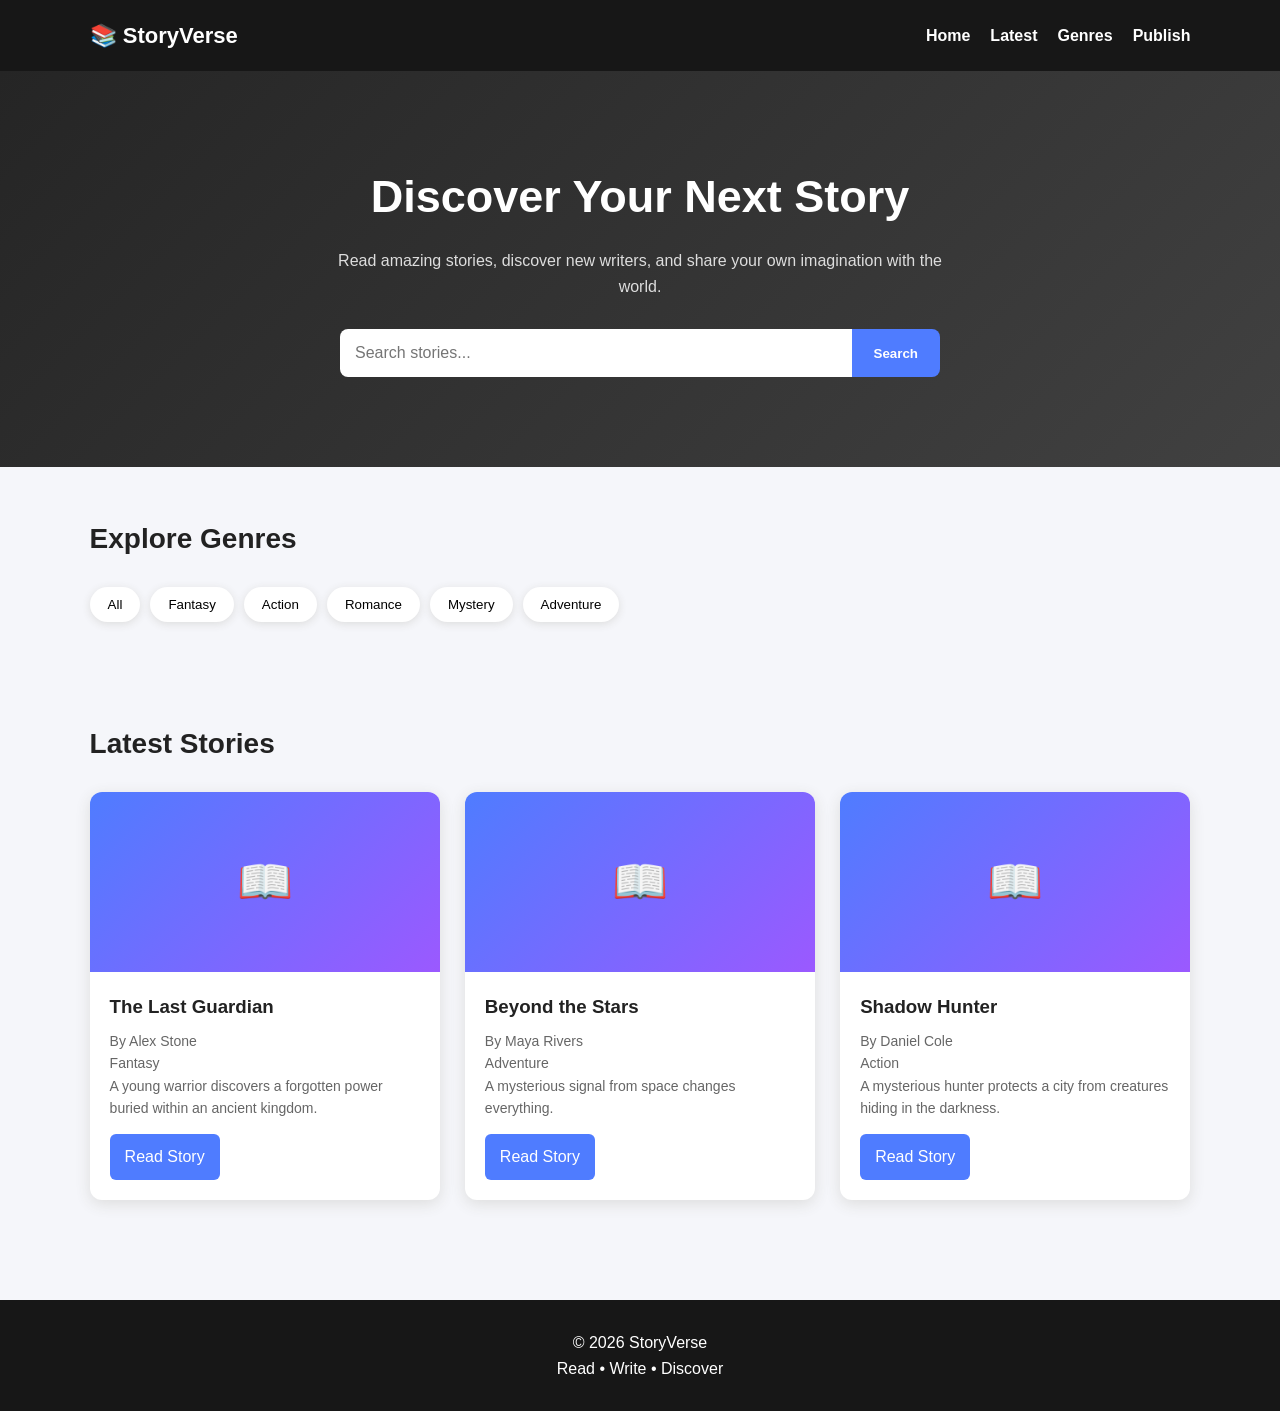
<file: index.html>
<!DOCTYPE html>
<html lang="en">
<head>
    <meta charset="UTF-8">
    <meta name="viewport" content="width=device-width, initial-scale=1.0">

    <title>StoryVerse</title>

    <link rel="stylesheet" href="style.css">
</head>

<body>

<header class="navbar">

    <div class="logo">
        📚 StoryVerse
    </div>

    <nav>
        <a href="index.html">Home</a>
        <a href="#latest">Latest</a>
        <a href="#genres">Genres</a>
        <a href="publish.html">Publish</a>
    </nav>

</header>


<main>

<section class="hero">

    <h1>Discover Your Next Story</h1>

    <p>
        Read amazing stories, discover new writers,
        and share your own imagination with the world.
    </p>

    <div class="search-box">

        <input
            type="text"
            id="searchInput"
            placeholder="Search stories..."
        >

        <button onclick="searchStories()">
            Search
        </button>

    </div>

</section>


<section id="genres" class="section">

    <h2>Explore Genres</h2>

    <div class="genres">

        <button onclick="filterGenre('All')">
            All
        </button>

        <button onclick="filterGenre('Fantasy')">
            Fantasy
        </button>

        <button onclick="filterGenre('Action')">
            Action
        </button>

        <button onclick="filterGenre('Romance')">
            Romance
        </button>

        <button onclick="filterGenre('Mystery')">
            Mystery
        </button>

        <button onclick="filterGenre('Adventure')">
            Adventure
        </button>

    </div>

</section>


<section id="latest" class="section">

    <h2>Latest Stories</h2>

    <div id="storyContainer" class="story-grid"></div>

</section>

</main>


<footer>

    <p>© 2026 StoryVerse</p>

    <p>
        Read • Write • Discover
    </p>

</footer>


<script src="script.js"></script>

</body>
</html>
</file>
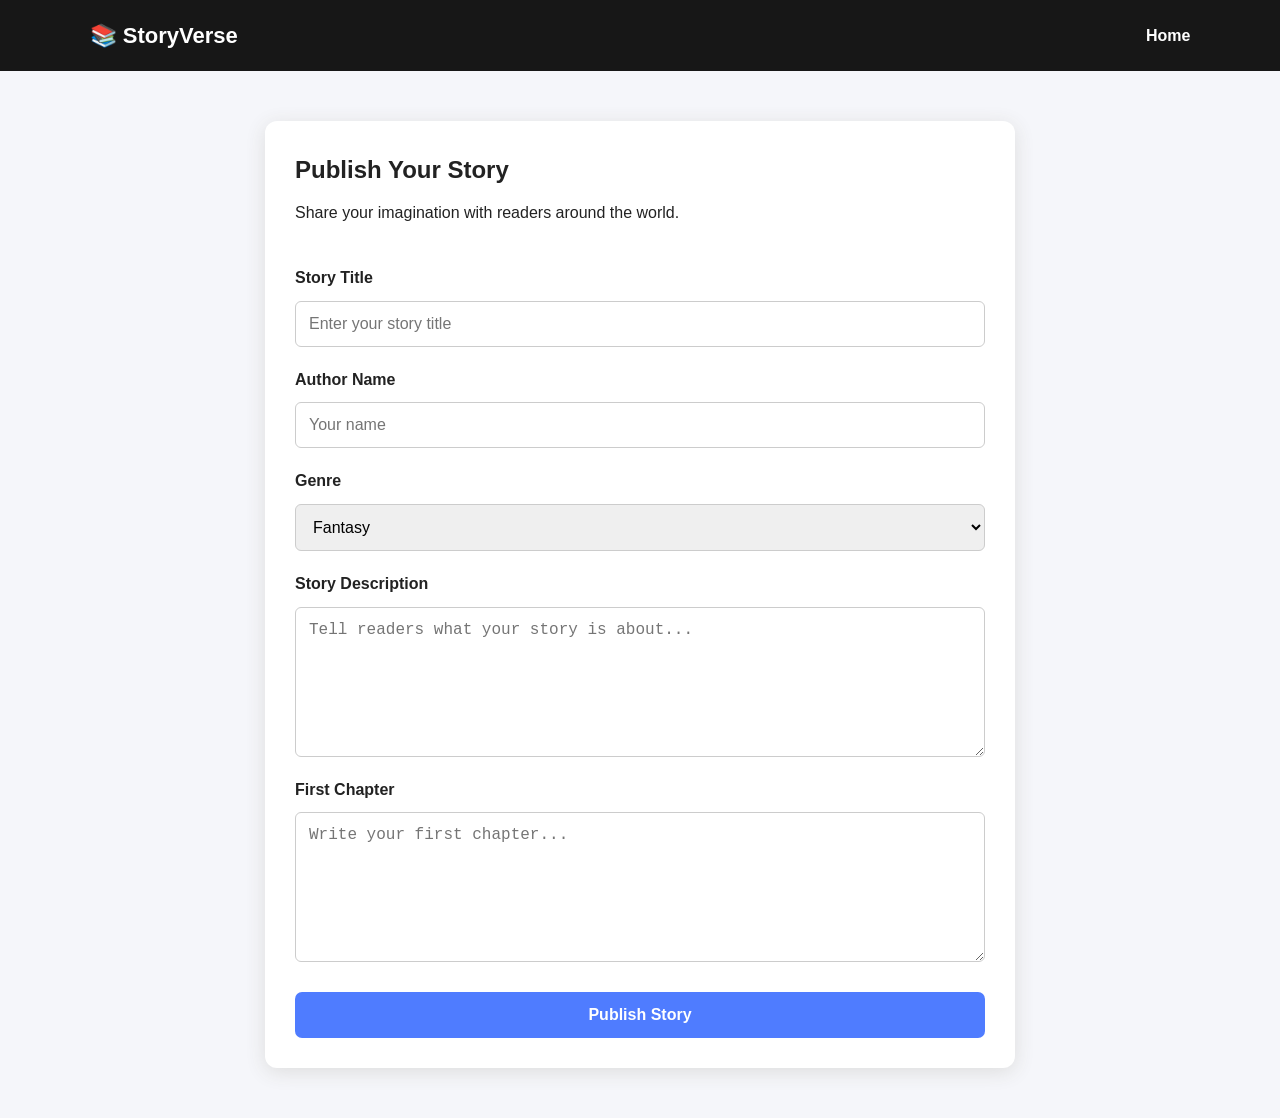
<file: publish.html>
<!DOCTYPE html>
<html lang="en">

<head>

    <meta charset="UTF-8">

    <meta
        name="viewport"
        content="width=device-width, initial-scale=1.0"
    >

    <title>Publish Story - StoryVerse</title>

    <link rel="stylesheet" href="style.css">

</head>


<body>

<header class="navbar">

    <div class="logo">
        📚 StoryVerse
    </div>

    <nav>

        <a href="index.html">
            Home
        </a>

    </nav>

</header>


<main>

<section class="publish">

    <h1>Publish Your Story</h1>

    <p>
        Share your imagination with readers around the world.
    </p>


    <form onsubmit="publishStory(event)">

        <label>
            Story Title
        </label>

        <input
            type="text"
            id="publishTitle"
            placeholder="Enter your story title"
            required
        >


        <label>
            Author Name
        </label>

        <input
            type="text"
            id="publishAuthor"
            placeholder="Your name"
            required
        >


        <label>
            Genre
        </label>

        <select id="publishGenre">

            <option>Fantasy</option>
            <option>Action</option>
            <option>Adventure</option>
            <option>Mystery</option>
            <option>Romance</option>

        </select>


        <label>
            Story Description
        </label>

        <textarea
            id="publishDescription"
            placeholder="Tell readers what your story is about..."
            required
        ></textarea>


        <label>
            First Chapter
        </label>

        <textarea
            id="publishContent"
            placeholder="Write your first chapter..."
            required
        ></textarea>


        <button type="submit">
            Publish Story
        </button>

    </form>

</section>

</main>


<script src="script.js"></script>

</body>

</html>
</file>
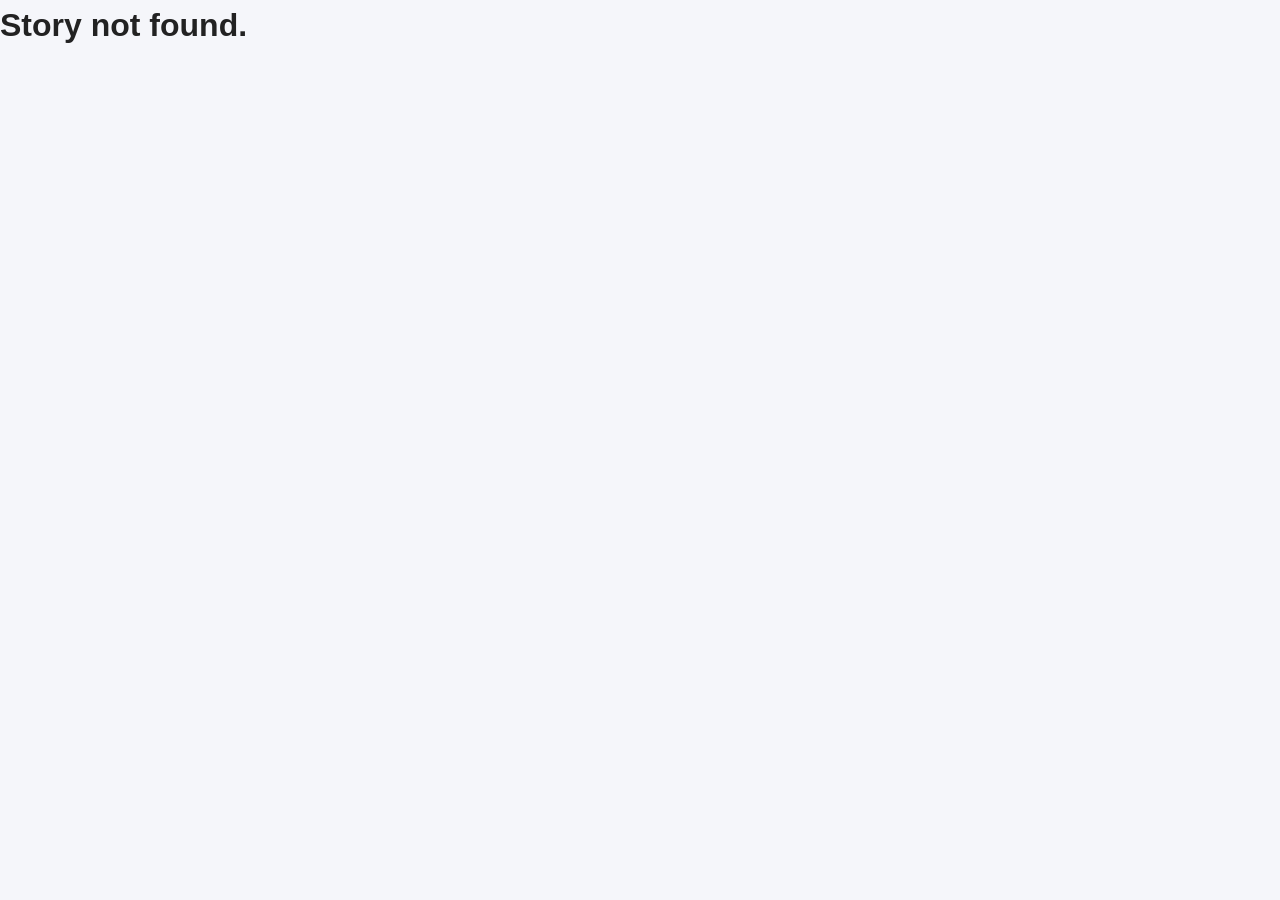
<file: story-details.html>
<!DOCTYPE html>
<html lang="en">

<head>

    <meta charset="UTF-8">

    <meta
        name="viewport"
        content="width=device-width, initial-scale=1.0"
    >

    <title>Story - StoryVerse</title>

    <link rel="stylesheet" href="style.css">

</head>


<body>

<header class="navbar">

    <div class="logo">
        📚 StoryVerse
    </div>

    <nav>

        <a href="index.html">
            Home
        </a>

        <a href="publish.html">
            Publish
        </a>

    </nav>

</header>


<main>

<section class="story-details">

    <div
        id="detailsCover"
        class="details-cover"
    >
        📖
    </div>


    <div class="details-info">

        <p
            id="detailsGenre"
            class="story-category"
        ></p>


        <h1 id="detailsTitle">
            Loading...
        </h1>


        <p id="detailsAuthor"></p>


        <p id="detailsDescription"></p>


        <div class="story-stats">

            <span>
                📚
                <b id="chapterCount">0</b>
                Chapters
            </span>

            <span>
                ⭐
                <b id="storyRating">4.8</b>
            </span>

        </div>


        <div class="details-buttons">

            <a
                id="startReading"
                class="read-button"
            >
                📖 Start Reading
            </a>


            <button onclick="bookmarkStory()">
                🔖 Bookmark
            </button>

        </div>

    </div>

</section>


<section class="section">

    <h2>
        Chapters
    </h2>


    <div id="chapterList"></div>

</section>

</main>


<script src="script.js"></script>

</body>

</html>
</file>
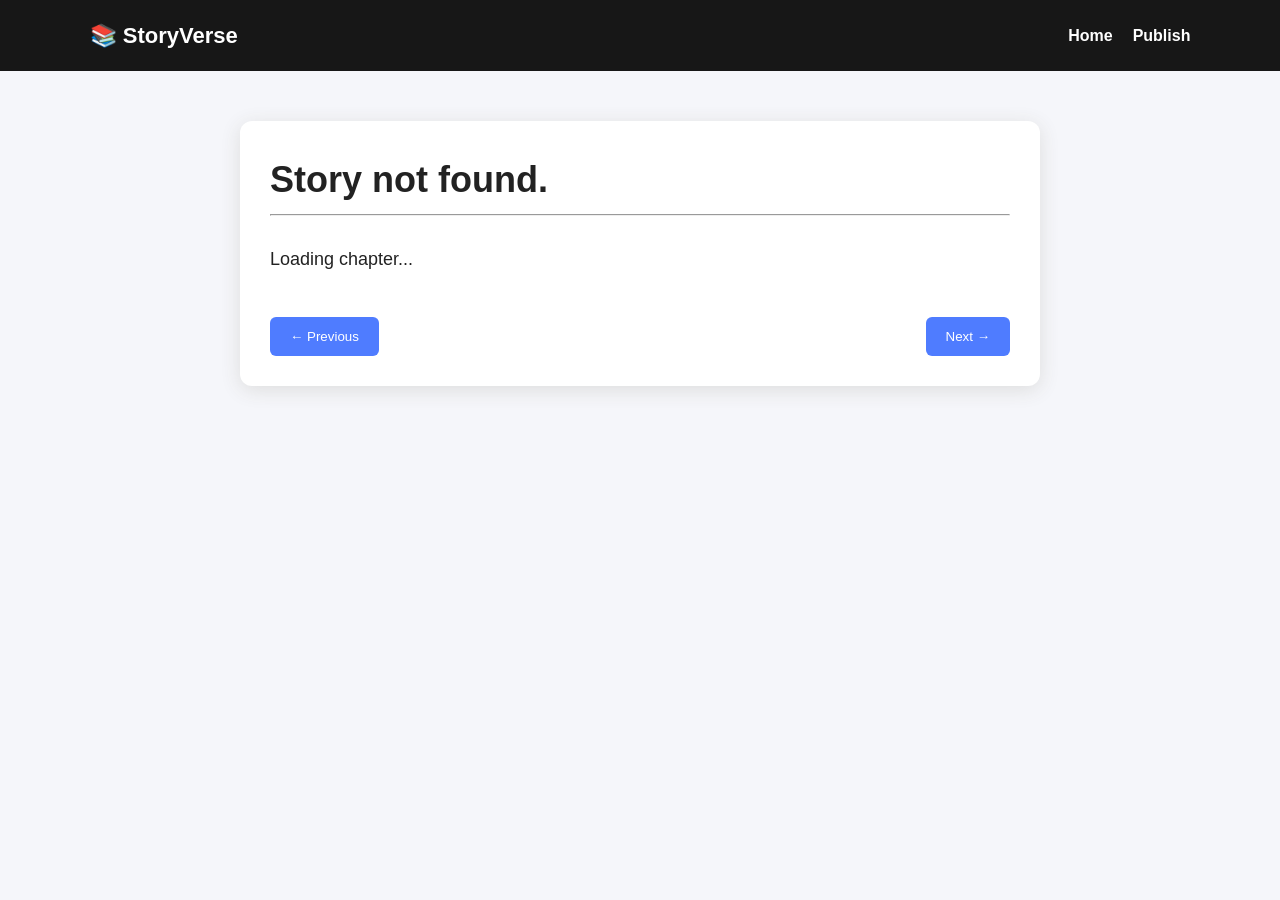
<file: story.html>
<!DOCTYPE html>
<html lang="en">

<head>

    <meta charset="UTF-8">

    <meta
        name="viewport"
        content="width=device-width, initial-scale=1.0"
    >

    <title>Read Story - StoryVerse</title>

    <link rel="stylesheet" href="style.css">

</head>


<body>

<header class="navbar">

    <div class="logo">
        📚 StoryVerse
    </div>

    <nav>

        <a href="index.html">
            Home
        </a>

        <a href="publish.html">
            Publish
        </a>

    </nav>

</header>


<main>

<section class="reader">

    <h1 id="storyTitle">
        Loading story...
    </h1>

    <p id="storyAuthor"></p>

    <p id="storyGenre"></p>


    <hr>


    <h2 id="chapterTitle"></h2>


    <article id="storyContent">

        Loading chapter...

    </article>


    <div class="reader-buttons">

        <button onclick="previousChapter()">
            ← Previous
        </button>

        <button onclick="nextChapter()">
            Next →
        </button>

    </div>

</section>

</main>


<script src="script.js"></script>

</body>

</html>
</file>
<file: style.css>
* {
    box-sizing: border-box;
    margin: 0;
    padding: 0;
}


body {

    font-family: Arial, sans-serif;

    background: #f5f6fa;

    color: #222;

    line-height: 1.6;
}


/* NAVIGATION */

.navbar {

    background: #171717;

    color: white;

    display: flex;

    justify-content: space-between;

    align-items: center;

    padding: 18px 7%;

    position: sticky;

    top: 0;

    z-index: 100;
}


.logo {

    font-size: 22px;

    font-weight: bold;
}


nav {

    display: flex;

    gap: 20px;
}


nav a {

    color: white;

    text-decoration: none;

    font-weight: bold;
}


nav a:hover {

    color: #8ab4ff;
}


/* HERO */

.hero {

    text-align: center;

    padding: 90px 20px;

    background: linear-gradient(
        135deg,
        #252525,
        #414141
    );

    color: white;
}


.hero h1 {

    font-size: 45px;

    margin-bottom: 15px;
}


.hero p {

    max-width: 650px;

    margin: auto;

    margin-bottom: 30px;

    color: #ddd;
}


/* SEARCH */

.search-box {

    display: flex;

    max-width: 600px;

    margin: auto;
}


.search-box input {

    flex: 1;

    padding: 15px;

    border: none;

    border-radius: 8px 0 0 8px;

    font-size: 16px;
}


.search-box button {

    padding: 15px 22px;

    border: none;

    background: #4f7cff;

    color: white;

    font-weight: bold;

    border-radius: 0 8px 8px 0;

    cursor: pointer;
}


/* SECTIONS */

.section {

    padding: 50px 7%;
}


.section h2 {

    margin-bottom: 25px;

    font-size: 28px;
}


/* GENRES */

.genres {

    display: flex;

    flex-wrap: wrap;

    gap: 10px;
}


.genres button {

    border: none;

    background: white;

    padding: 10px 18px;

    border-radius: 20px;

    cursor: pointer;

    box-shadow: 0 2px 8px #ddd;
}


.genres button:hover {

    background: #4f7cff;

    color: white;
}


/* STORY GRID */

.story-grid {

    display: grid;

    grid-template-columns:
        repeat(auto-fit, minmax(230px, 1fr));

    gap: 25px;
}


/* STORY CARD */

.story-card {

    background: white;

    border-radius: 12px;

    overflow: hidden;

    box-shadow: 0 4px 15px #ddd;

    transition: 0.2s;
}


.story-card:hover {

    transform: translateY(-5px);
}


.story-cover {

    height: 180px;

    background: linear-gradient(
        135deg,
        #4f7cff,
        #9b59ff
    );

    display: flex;

    align-items: center;

    justify-content: center;

    color: white;

    font-size: 45px;
}


.story-info {

    padding: 20px;
}


.story-info h3 {

    margin-bottom: 8px;
}


.story-info p {

    color: #666;

    font-size: 14px;
}


.read-button {

    display: inline-block;

    margin-top: 15px;

    padding: 10px 15px;

    background: #4f7cff;

    color: white;

    text-decoration: none;

    border-radius: 6px;
}


/* READER */

.reader {

    max-width: 800px;

    margin: 50px auto;

    padding: 30px;

    background: white;

    border-radius: 12px;

    box-shadow: 0 4px 20px #ddd;
}


.reader h1 {

    font-size: 36px;

    margin-bottom: 5px;
}


.reader article {

    margin-top: 25px;

    font-size: 18px;

    line-height: 2;
}


.reader-buttons {

    display: flex;

    justify-content: space-between;

    margin-top: 40px;
}


.reader-buttons button {

    padding: 12px 20px;

    border: none;

    background: #4f7cff;

    color: white;

    border-radius: 6px;

    cursor: pointer;
}


/* PUBLISH */

.publish {

    max-width: 750px;

    margin: 50px auto;

    padding: 30px;

    background: white;

    border-radius: 12px;

    box-shadow: 0 4px 20px #ddd;
}


.publish h1 {

    margin-bottom: 10px;
}


form {

    margin-top: 30px;

    display: flex;

    flex-direction: column;

    gap: 10px;
}


form label {

    font-weight: bold;

    margin-top: 10px;
}


form input,
form textarea,
form select {

    width: 100%;

    padding: 13px;

    border: 1px solid #ccc;

    border-radius: 6px;

    font-size: 16px;
}


form textarea {

    min-height: 150px;

    resize: vertical;
}


form button {

    margin-top: 20px;

    padding: 14px;

    border: none;

    border-radius: 7px;

    background: #4f7cff;

    color: white;

    font-size: 16px;

    font-weight: bold;

    cursor: pointer;
}


/* FOOTER */

footer {

    text-align: center;

    background: #171717;

    color: white;

    padding: 30px;

    margin-top: 50px;
}


/* MOBILE */

@media (max-width: 600px) {

    .navbar {

        flex-direction: column;

        gap: 15px;

    }


    nav {

        gap: 12px;

        flex-wrap: wrap;

        justify-content: center;

    }


    .hero h1 {

        font-size: 32px;

    }


    .search-box {

        flex-direction: column;

        gap: 10px;

    }


    .search-box input {

        border-radius: 7px;

    }


    .search-box button {

        border-radius: 7px;

    }


    .reader {

        margin: 20px;

        padding: 20px;

    }


    .reader h1 {

        font-size: 28px;

    }

}
/* =========================
   STORY DETAILS
========================= */

.story-details {

    max-width: 1000px;

    margin: 50px auto;

    padding: 30px;

    display: grid;

    grid-template-columns: 280px 1fr;

    gap: 40px;

    background: white;

    border-radius: 15px;

    box-shadow: 0 4px 20px #ddd;

}


.details-cover {

    height: 380px;

    border-radius: 12px;

    background-size: cover;

    background-position: center;

    display: flex;

    justify-content: center;

    align-items: center;

    font-size: 60px;

    color: white;

}


.details-info h1 {

    font-size: 42px;

    margin: 10px 0;

}


.story-category {

    color: #4f7cff;

    font-weight: bold;

}


.story-stats {

    display: flex;

    gap: 25px;

    margin: 25px 0;

}


.details-buttons {

    display: flex;

    gap: 15px;

    align-items: center;

}


.details-buttons button {

    padding: 11px 18px;

    border: none;

    background: #eee;

    border-radius: 6px;

    cursor: pointer;

}


/* CHAPTER LIST */

.chapter-item {

    background: white;

    margin-bottom: 10px;

    border-radius: 8px;

    box-shadow: 0 2px 8px #ddd;

}


.chapter-item a {

    padding: 18px;

    display: flex;

    justify-content: space-between;

    gap: 15px;

    text-decoration: none;

    color: #222;

}


.chapter-item:hover {

    background: #f0f3ff;

}


/* READING PROGRESS */

.progress-container {

    width: 100%;

    height: 6px;

    background: #ddd;

    margin: 20px 0 30px;

    border-radius: 10px;

    overflow: hidden;

}


.progress-bar {

    width: 0%;

    height: 100%;

    background: #4f7cff;

    transition: width 0.3s;

}


/* CHAPTER NAVIGATION */

.chapter-navigation {

    display: flex;

    align-items: center;

    justify-content: space-between;

    margin-bottom: 30px;

}


.chapter-navigation button {

    padding: 9px 15px;

    border: none;

    background: #eee;

    border-radius: 6px;

    cursor: pointer;

}


/* READER ACTIONS */

.reader-actions {

    display: flex;

    gap: 12px;

    margin-top: 35px;

}


.reader-actions button {

    padding: 11px 18px;

    border: none;

    border-radius: 7px;

    cursor: pointer;

    background: #eee;

}


.bottom-navigation {

    display: flex;

    justify-content: space-between;

    margin-top: 40px;

}


.bottom-navigation button {

    padding: 12px 18px;

    border: none;

    background: #4f7cff;

    color: white;

    border-radius: 7px;

    cursor: pointer;

}


/* MOBILE STORY DETAILS */

@media (max-width: 700px) {

    .story-details {

        grid-template-columns: 1fr;

        margin: 20px;

        padding: 20px;

    }


    .details-cover {

        height: 300px;

    }


    .details-info h1 {

        font-size: 32px;

    }


    .chapter-navigation {

        gap: 10px;

    }


    .chapter-navigation button {

        font-size: 13px;

    }
/* =========================
   AUTHENTICATION
========================= */

.auth-box {

    max-width: 500px;

    margin: 60px auto;

    padding: 35px;

    background: white;

    border-radius: 15px;

    box-shadow: 0 4px 20px #ddd;

}


.auth-box h1 {

    margin-bottom: 10px;

}


.auth-box form {

    margin-top: 25px;

}


.auth-switch {

    margin-top: 20px;

    text-align: center;

}


.auth-switch a {

    color: #4f7cff;

    font-weight: bold;

    text-decoration: none;

}
}
</file>
